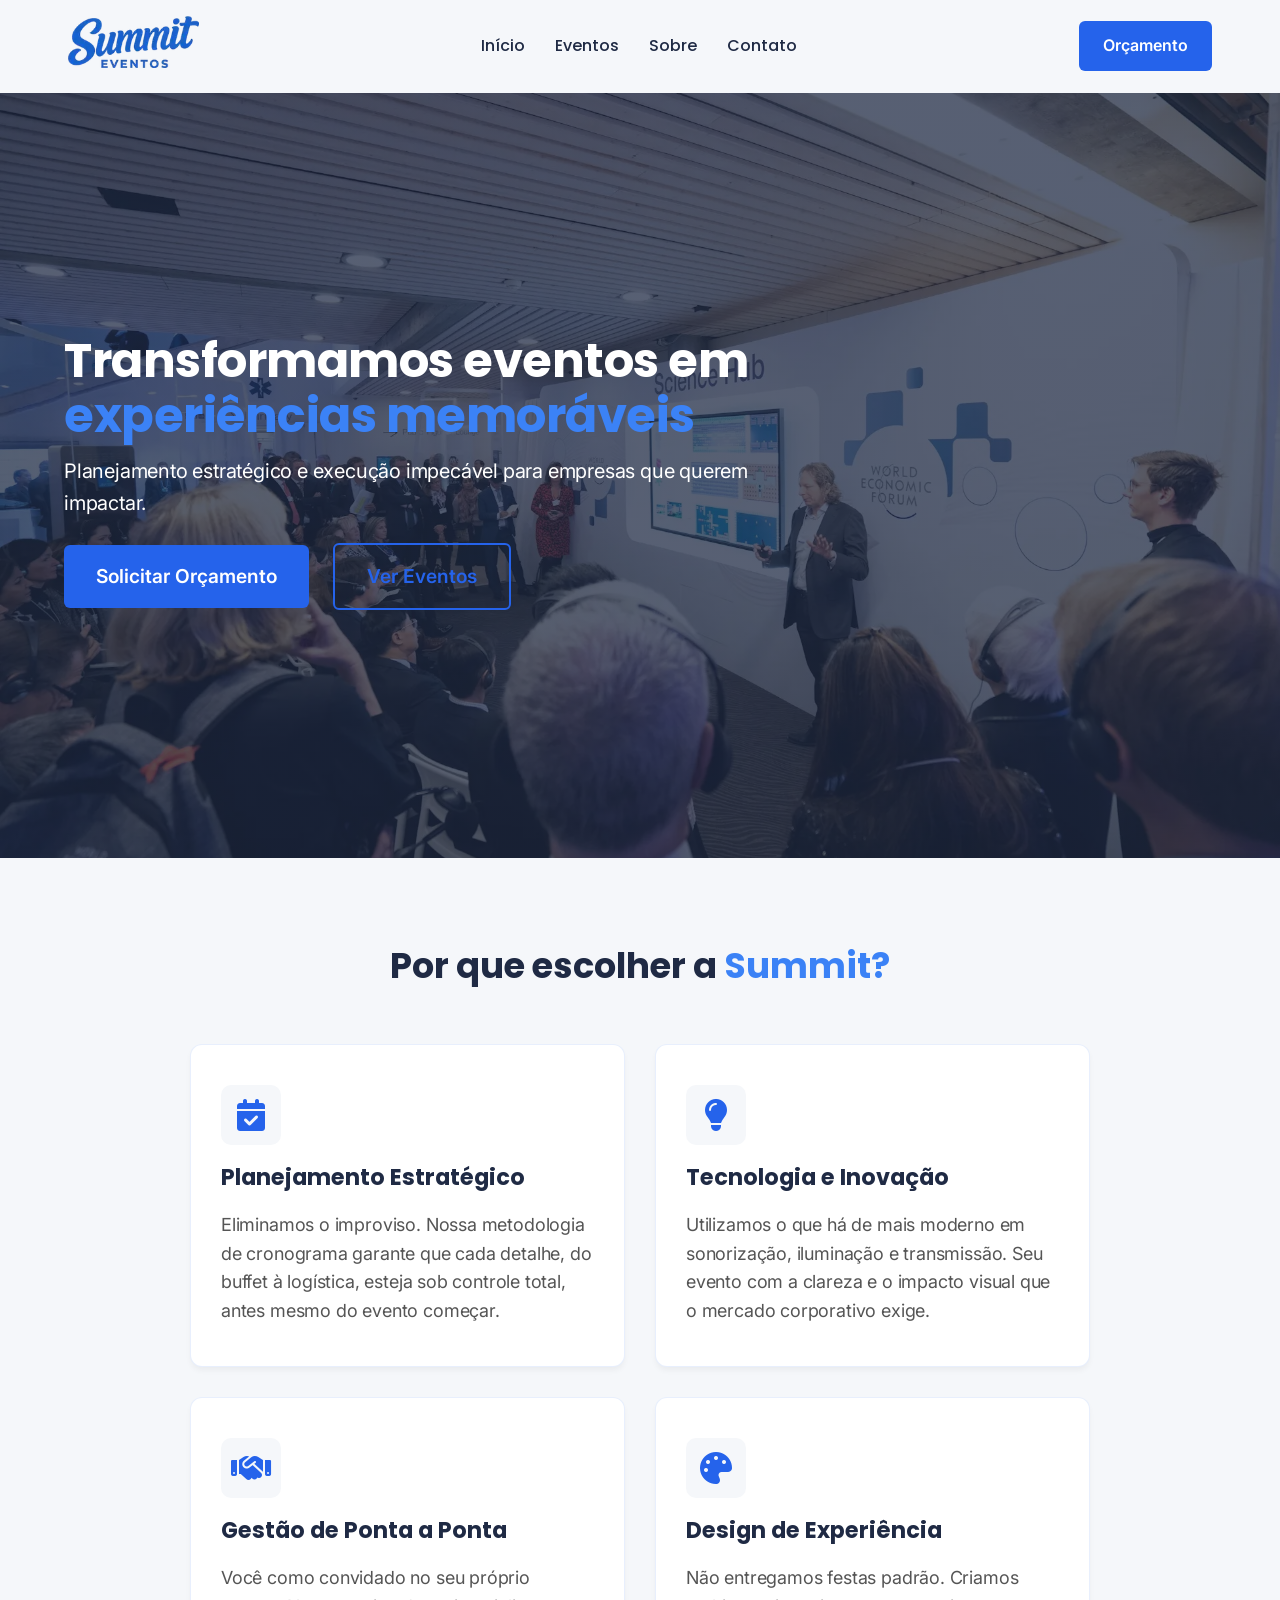
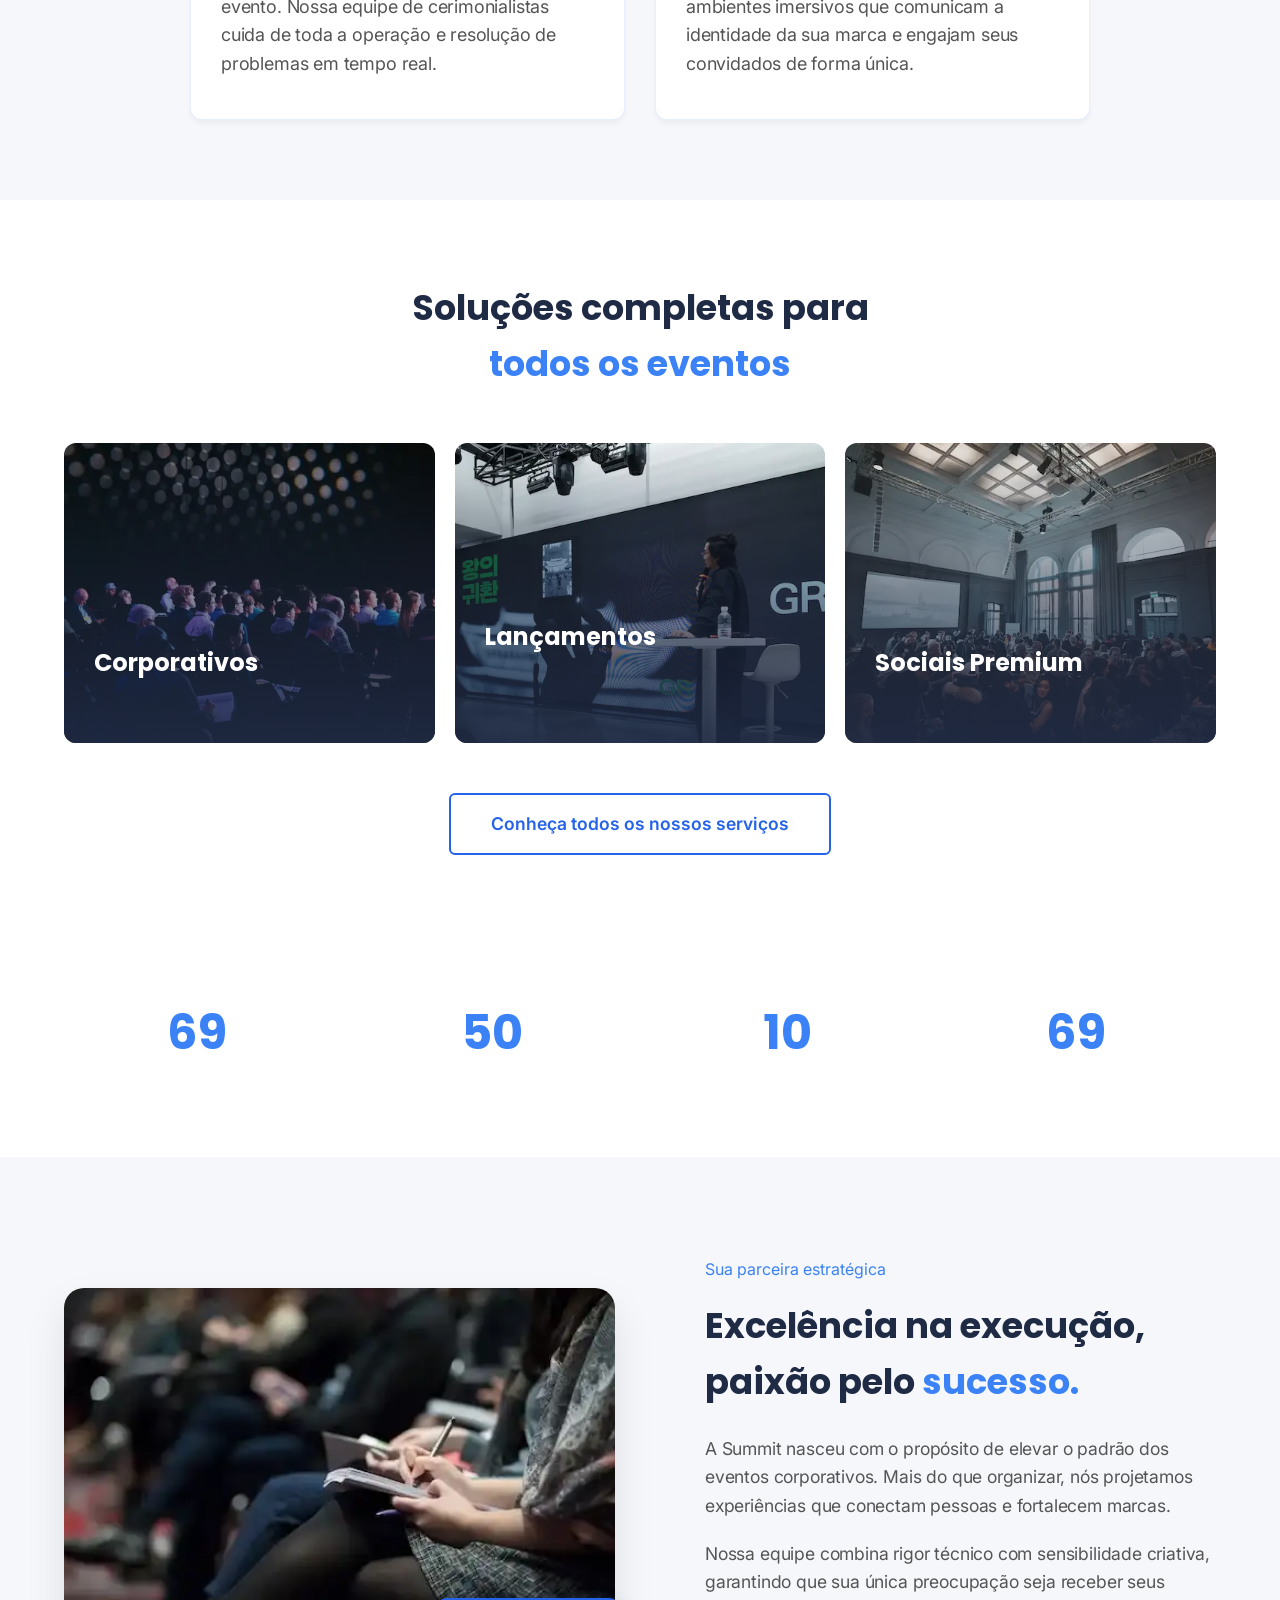
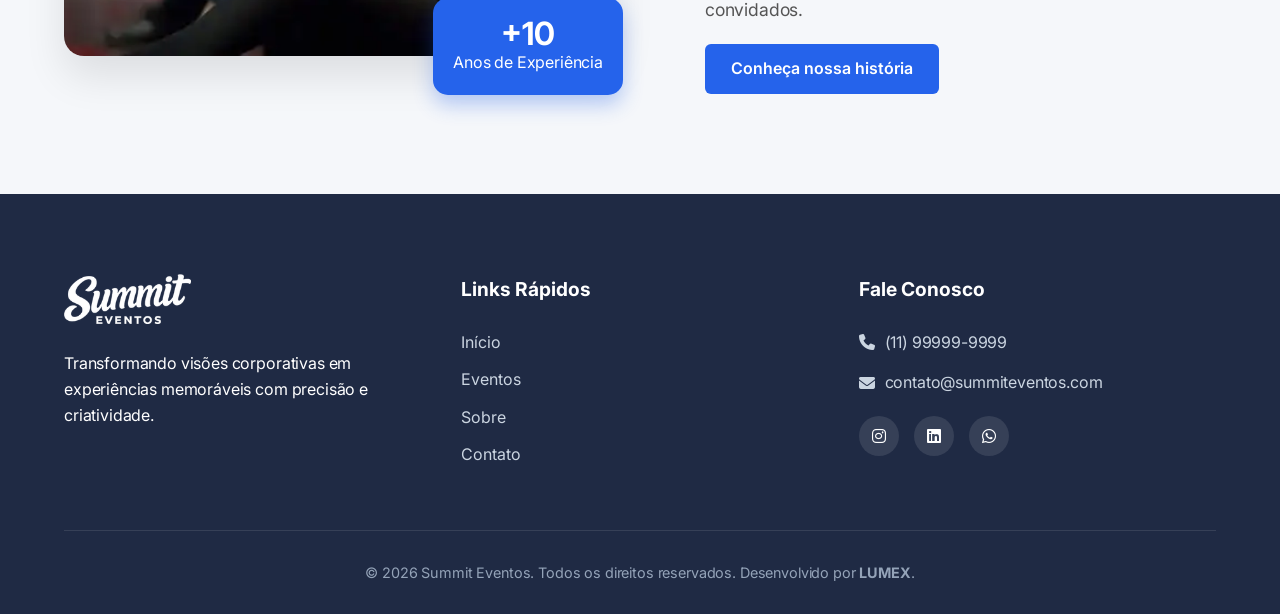
<file: index.html>
<!doctype html>
<html lang="pt-BR">

<head>
  <meta charset="UTF-8" />
  <meta name="viewport" content="width=device-width, initial-scale=1.0" />

  <link rel="preconnect" href="https://fonts.googleapis.com" />
  <link rel="preconnect" href="https://fonts.gstatic.com" crossorigin />
  <link rel="preconnect" href="https://cdnjs.cloudflare.com" crossorigin />

  <link rel="preload" href="https://cdnjs.cloudflare.com/ajax/libs/font-awesome/6.5.2/webfonts/fa-solid-900.woff2"
    as="font" type="font/woff2" crossorigin="anonymous" />
  <link rel="preload" href="https://cdnjs.cloudflare.com/ajax/libs/font-awesome/6.5.2/webfonts/fa-brands-400.woff2"
    as="font" type="font/woff2" crossorigin="anonymous" />
  <link rel="preload" fetchpriority="high" as="image" href="assets/images/hero-img.webp" type="image/webp" />

  <title>Summit Eventos | Experiências Corporativas de Alto Impacto</title>
  <meta name="description"
    content="Summit Eventos - Transformamos sua visão corporativa em experiências memoráveis. Congressos, convenções e lançamentos com logística impecável." />
  <meta name="keywords"
    content="eventos corporativos, convenções, lançamentos de produtos, gestão de eventos, Summit Eventos" />
  <meta name="author" content="LUMEX" />

  <meta property="og:type" content="website" />
  <meta property="og:title" content="Summit Eventos | Experiências Corporativas de Alto Impacto" />
  <meta property="og:description" content="Planejamento e execução de eventos que elevam o padrão da sua marca." />
  <meta property="og:image" content="assets/images/og-image.jpg" />
  <meta property="og:url" content="https://www.summiteventos.com" />
  <script type="application/ld+json">
      {
        "@context": "https://schema.org",
        "@type": "EventVenue",
        "name": "Summit Eventos",
        "description": "Transformamos sua visão corporativa em experiências memoráveis. Congressos, convenções e lançamentos.",
        "url": "https://seu-dominio.vercel.app",
        "telephone": "+5511999999999",
        "address": {
          "@type": "PostalAddress",
          "addressLocality": "São Paulo",
          "addressRegion": "SP",
          "addressCountry": "BR"
        },
        "openingHours": "Mo-Fr 09:00-18:00"
      }
    </script>

  <link rel="icon" type="image/x-icon" href="favicon.ico" />
  <link rel="apple-touch-icon" sizes="180x180" href="apple-touch-icon.png" />
  <link rel="manifest" href="/site.webmanifest" />

  <link rel="stylesheet" href="css/global.css" />
  <link rel="stylesheet" href="css/header.css" />

  <link rel="stylesheet" href="css/home.css" />
  <link rel="stylesheet" href="css/footer.css" media="print" onload="this.media = 'all'" />
  <link rel="stylesheet" href="https://cdnjs.cloudflare.com/ajax/libs/font-awesome/6.5.2/css/all.min.css" media="print"
    onload="this.media = 'all'" />

  <link 
    href="https://fonts.googleapis.com/css2?family=Inter:wght@400;500&family=Poppins:wght@500;600;700&display=swap"
    rel="stylesheet"
    media="print" onload="this.media = 'all'" />
</head>

<body>
  <header>
    <div class="container">
      <a href="index.html" 
      class="logo"><img 
      src="assets/images/logo-mobile.webp" 
      alt="Summit Eventos" /></a>
      <nav class="nav">
        <ul class="nav-list">
          <li><a href="index.html">Início</a></li>
          <li><a href="servicos.html">Eventos</a></li>
          <li><a href="sobre.html">Sobre</a></li>
          <li><a href="contato.html">Contato</a></li>
        </ul>
      </nav>

      <a href="contato.html" class="btn btn-primary">Orçamento</a>
      <button class="menu-bar" aria-label="Abrir menu" onclick="menuOnClick()">
        <i class="fa-solid fa-bars"></i>
      </button>
    </div>
  </header>

  <main>
    <section class="hero">
      <div class="container hero-content">
        <div class="hero-text">
          <h1>
            Transformamos eventos em
            <span class="highlight">experiências memoráveis</span>
          </h1>
          <p>
            Planejamento estratégico e execução impecável para empresas que
            querem impactar.
          </p>

          <div class="hero-buttons">
            <a href="#" class="btn btn-primary">Solicitar Orçamento</a>
            <a href="servicos.html" class="btn btn-outline">Ver Eventos</a>
          </div>
        </div>
      </div>
    </section>
    <section class="beneficios">
      <div class="container content-beneficios">
        <h2>Por que escolher a <span class="highlight">Summit?</span></h2>
        <div class="container-cards">
          <div class="card-beneficios">
            <h3 class="title-card-beneficios">
              <span class="icon-wrapper"><i class="fa-solid fa-calendar-check"></i></span>
              Planejamento Estratégico
            </h3>
            <p>
              Eliminamos o improviso. Nossa metodologia de cronograma garante
              que cada detalhe, do buffet à logística, esteja sob controle
              total, antes mesmo do evento começar.
            </p>
          </div>
          <div class="card-beneficios">
            <h3 class="title-card-beneficios">
              <span class="icon-wrapper"><i class="fa-solid fa-lightbulb"></i></span>
              Tecnologia e Inovação
            </h3>
            <p>
              Utilizamos o que há de mais moderno em sonorização, iluminação e
              transmissão. Seu evento com a clareza e o impacto visual que o
              mercado corporativo exige.
            </p>
          </div>
          <div class="card-beneficios">
            <h3 class="title-card-beneficios">
              <span class="icon-wrapper"><i class="fa-solid fa-handshake"></i></span>
              Gestão de Ponta a Ponta
            </h3>
            <p>
              Você como convidado no seu próprio evento. Nossa equipe de
              cerimonialistas cuida de toda a operação e resolução de
              problemas em tempo real.
            </p>
          </div>
          <div class="card-beneficios">
            <h3 class="title-card-beneficios">
              <span class="icon-wrapper"><i class="fa-solid fa-palette"></i></span>
              Design de Experiência
            </h3>
            <p>
              Não entregamos festas padrão. Criamos ambientes imersivos que
              comunicam a identidade da sua marca e engajam seus convidados de
              forma única.
            </p>
          </div>
        </div>
      </div>
    </section>
    <section class="especialidades">
      <div class="container">
        <div class="section-header">
          <h2>
            Soluções completas para<br />
            <span class="highlight">todos os eventos</span>
          </h2>
        </div>

        <div class="grid-especialidades">
          <div class="item-especialidade">
            <img src="assets/images/corporativo.webp" alt="Eventos Corporativos" />
            <div class="overlay-especialidade">
              <h3>Corporativos</h3>
              <p>Congressos, convenções e treinamentos.</p>
            </div>
          </div>

          <div class="item-especialidade">
            <img src="assets/images/lancamentos.webp" alt="Lançamentos de Produtos" />
            <div class="overlay-especialidade">
              <h3>Lançamentos</h3>
              <p>Impacto visual para novos produtos e marcas.</p>
            </div>
          </div>

          <div class="item-especialidade">
            <img src="assets/images/social.webp" alt="Eventos Sociais de Luxo" />
            <div class="overlay-especialidade">
              <h3>Sociais Premium</h3>
              <p>Casamentos e celebrações exclusivas.</p>
            </div>
          </div>
        </div>
        <div class="especialidades-action">
          <a href="servicos.html" class="btn btn-outline">Conheça todos os nossos serviços</a>
        </div>
      </div>
    </section>
    <section class="estatisticas">
      <div class="container grid-estatisticas">
        <div class="estatistica-item">
          <span class="numero" data-target="150">0</span>
          <p>Eventos Realizados</p>
        </div>
        <div class="estatistica-item">
          <span class="numero" data-target="50">0</span>
          <p>Clientes Corporativos</p>
        </div>
        <div class="estatistica-item">
          <span class="numero" data-target="10">0</span>
          <p>Anos de Mercado</p>
        </div>
        <div class="estatistica-item">
          <span class="numero" data-target="98">0</span><span>%</span>
          <p>Satisfação Garantida</p>
        </div>
      </div>
    </section>
    <section class="sobre-resumo">
      <div class="container grid-sobre">
        <div class="sobre-image">
          <img src="assets/images/equipe-summit.webp" alt="Equipe Summit em ação" />
          <div class="experiencia-badge">
            <span>+10</span>
            <p>Anos de Experiência</p>
          </div>
        </div>

        <div class="sobre-text">
          <span class="highlight">Sua parceira estratégica</span>
          <h2>
            Excelência na execução,<br />
            paixão pelo <span class="highlight">sucesso.</span>
          </h2>
          <p>
            A Summit nasceu com o propósito de elevar o padrão dos eventos
            corporativos. Mais do que organizar, nós projetamos experiências
            que conectam pessoas e fortalecem marcas.
          </p>
          <p>
            Nossa equipe combina rigor técnico com sensibilidade criativa,
            garantindo que sua única preocupação seja receber seus convidados.
          </p>
          <a href="sobre.html" class="btn btn-primary">Conheça nossa história</a>
        </div>
      </div>
    </section>
  </main>

  <footer class="footer">
    <div class="container grid-footer">
      <div class="footer-about">
        <img src="assets/images/logo-mobile.webp" alt="Summit Eventos" class="footer-logo" />
        <p>
          Transformando visões corporativas em experiências memoráveis com
          precisão e criatividade.
        </p>
      </div>

      <div class="footer-links">
        <h4>Links Rápidos</h4>
        <ul>
          <li><a href="index.html">Início</a></li>
          <li><a href="servicos.html">Eventos</a></li>
          <li><a href="sobre.html">Sobre</a></li>
          <li><a href="contato.html">Contato</a></li>
        </ul>
      </div>

      <div class="footer-contact">
        <h4>Fale Conosco</h4>
        <p><i class="fa-solid fa-phone"></i> (11) 99999-9999</p>
        <p><i class="fa-solid fa-envelope"></i> contato@summiteventos.com</p>
        <div class="social-icons">
          <a href="https://www.instagram.com" 
          aria-label="Siga-nos no Instagram" 
          target="_blank"><i
              class="fa-brands fa-instagram"></i></a>
          <a href="https://www.linkedin.com" 
          target="_blank" 
          aria-label="Visite nosso LinkedIn"><i
              class="fa-brands fa-linkedin"></i></a>
          <a href="https://www.whatsapp.com" 
          target="_blank" 
          aria-label="Chame no WhatsApp"><i
              class="fa-brands fa-whatsapp"></i></a>
        </div>
      </div>
    </div>
    <div class="footer-bottom">
      <div class="container">
        <p>
          &copy; 2026 Summit Eventos. Todos os direitos reservados.
          Desenvolvido por <strong>LUMEX</strong>.
        </p>
      </div>
    </div>
  </footer>

  <script src="js/main.js" defer></script>
</body>

</html>
</file>
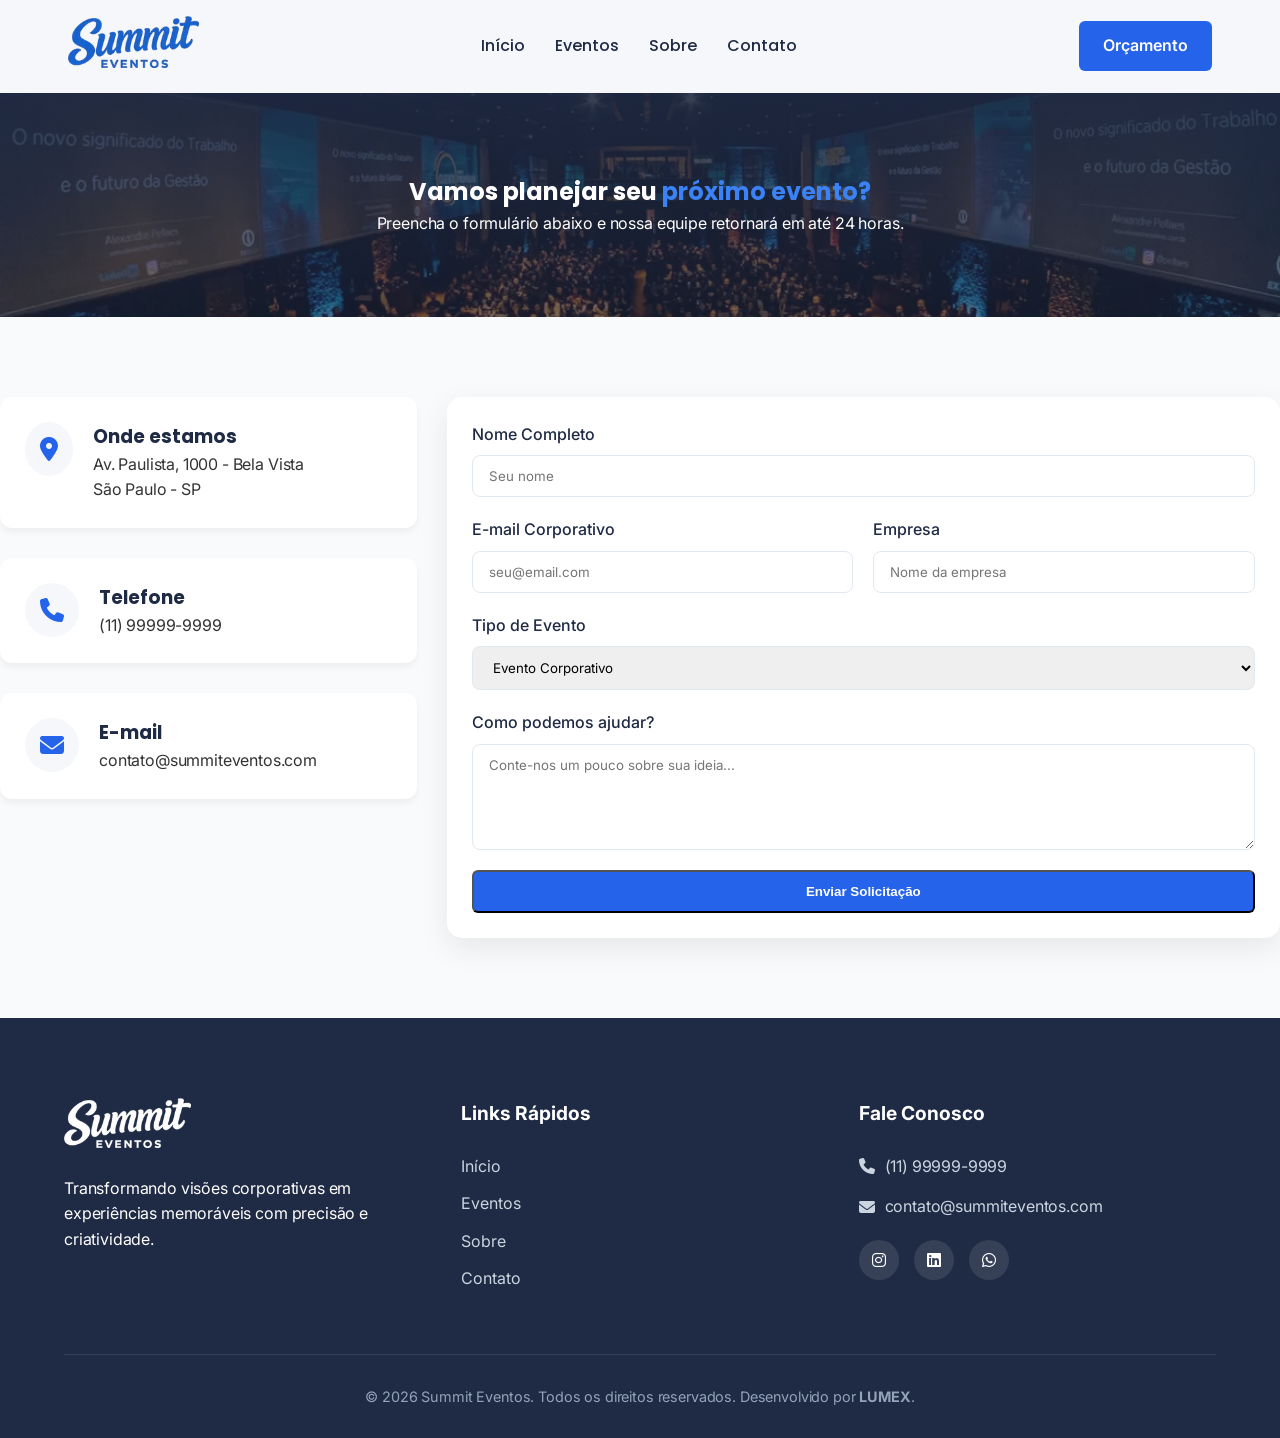
<file: contato.html>
<!doctype html>
<html lang="pt-BR">
  <head>
    <meta charset="UTF-8" />
    <meta name="viewport" content="width=device-width, initial-scale=1.0" />

    <link rel="preconnect" href="https://fonts.googleapis.com" />
    <link rel="preconnect" href="https://fonts.gstatic.com" crossorigin />
    <link rel="preconnect" href="https://cdnjs.cloudflare.com" crossorigin />

    <link
      rel="preload"
      href="https://cdnjs.cloudflare.com/ajax/libs/font-awesome/6.5.2/webfonts/fa-solid-900.woff2"
      as="font"
      type="font/woff2"
      crossorigin="anonymous"
    />
    <link
      rel="preload"
      href="https://cdnjs.cloudflare.com/ajax/libs/font-awesome/6.5.2/webfonts/fa-brands-400.woff2"
      as="font"
      type="font/woff2"
      crossorigin="anonymous"
    />

    <title>Contato | Summit Eventos - Solicite seu Orçamento</title>
    <meta
      name="description"
      content="Entre em contato com a Summit Eventos. Planejamento estratégico e execução impecável para congressos, convenções e eventos corporativos de luxo."
    />
    <meta
      name="keywords"
      content="contato summit eventos, orçamento eventos corporativos, eventos são paulo, planejamento de eventos"
    />
    <meta name="author" content="LUMEX" />

    <meta property="og:type" content="website" />
    <meta property="og:title" content="Contato | Summit Eventos" />
    <meta
      property="og:description"
      content="Vamos planejar seu próximo evento? Entre em contato com nossa equipe."
    />
    <meta property="og:image" content="assets/images/og-image.jpg" />
    <meta
      property="og:url"
      content="https://summit-eventos.vercel.app/contato.html"
    />

    <link rel="icon" type="image/x-icon" href="favicon.ico" />
    <link
      rel="apple-touch-icon"
      sizes="180x180"
      href="apple-touch-icon.png"
    />
    <link rel="manifest" href="/site.webmanifest" />

    <link rel="stylesheet" href="css/global.css" />
    <link rel="stylesheet" href="css/header.css" />

    <link
      rel="stylesheet"
      href="css/contato.css"/>
    <link
      rel="stylesheet"
      href="css/footer.css"
      media="print"
      onload="this.media = 'all'"
    />
    <link
      rel="stylesheet"
      href="https://cdnjs.cloudflare.com/ajax/libs/font-awesome/6.5.2/css/all.min.css"
      media="print"
      onload="this.media = 'all'"
    />

    <link
      href="https://fonts.googleapis.com/css2?family=Inter:wght@400;500&family=Poppins:wght@500;600;700&display=swap"
      rel="stylesheet"
      media="print"
      onload="this.media = 'all'"
    />

    <script type="application/ld+json">
      {
        "@context": "https://schema.org",
        "@type": "ContactPage",
        "name": "Contato Summit Eventos",
        "description": "Página de solicitação de orçamento e contato da Summit Eventos."
      }
    </script>
  </head>

  <body>
    <header>
      <div class="container">
        <a href="index.html" class="logo"
          ><img src="assets/images/logo-mobile.webp" alt="Summit Eventos"
        /></a>
        <nav class="nav">
          <ul class="nav-list">
            <li><a href="index.html">Início</a></li>
            <li><a href="servicos.html">Eventos</a></li>
            <li><a href="sobre.html">Sobre</a></li>
            <li><a href="#empresa">Contato</a></li>
          </ul>
        </nav>

        <a href="#empresa" class="btn btn-primary">Orçamento</a>
        <button
          class="menu-bar"
          aria-label="Abrir menu"
          onclick="menuOnClick()"
        >
          <i class="fa-solid fa-bars"></i>
        </button>
      </div>
    </header>

    <main>
      <section class="contato-hero">
        <div class="container">
          <h1>
            Vamos planejar seu <span class="highlight">próximo evento?</span>
          </h1>
          <p>
            Preencha o formulário abaixo e nossa equipe retornará em até 24
            horas.
          </p>
        </div>
      </section>

      <section class="contato-secao" id="contato-secao">
        <div class="container grid-contato">
          <div class="contato-info">
            <div class="info-card">
              <i class="fa-solid fa-location-dot"></i>
              <div>
                <h3>Onde estamos</h3>
                <p>Av. Paulista, 1000 - Bela Vista<br />São Paulo - SP</p>
              </div>
            </div>

            <div class="info-card">
              <i class="fa-solid fa-phone"></i>
              <div>
                <h3>Telefone</h3>
                <p>(11) 99999-9999</p>
              </div>
            </div>

            <div class="info-card">
              <i class="fa-solid fa-envelope"></i>
              <div>
                <h3>E-mail</h3>
                <p>contato@summiteventos.com</p>
              </div>
            </div>
          </div>

          <div class="contato-form-wrapper">
            <form class="contato-form">
              <div class="form-group">
                <label for="nome">Nome Completo</label>
                <input type="text" id="nome" placeholder="Seu nome" required />
              </div>

              <div class="form-row">
                <div class="form-group">
                  <label for="email">E-mail Corporativo</label>
                  <input
                    type="email"
                    id="email"
                    placeholder="seu@email.com"
                    required
                  />
                </div>
                <div class="form-group">
                  <label for="empresa">Empresa</label>
                  <input
                    type="text"
                    id="empresa"
                    placeholder="Nome da empresa"
                  />
                </div>
              </div>

              <div class="form-group">
                <label for="tipo-evento">Tipo de Evento</label>
                <select id="tipo-evento">
                  <option value="corporativo">Evento Corporativo</option>
                  <option value="lancamento">Lançamento de Produto</option>
                  <option value="social">Social Premium</option>
                  <option value="outro">Outro</option>
                </select>
              </div>

              <div class="form-group">
                <label for="mensagem">Como podemos ajudar?</label>
                <textarea
                  id="mensagem"
                  rows="5"
                  placeholder="Conte-nos um pouco sobre sua ideia..."
                ></textarea>
              </div>

              <button type="submit" class="btn btn-primary btn-block">
                Enviar Solicitação
              </button>
            </form>
          </div>
        </div>
      </section>
    </main>

    <footer class="footer">
      <div class="container grid-footer">
        <div class="footer-about">
          <img
            src="assets/images/logo-mobile.webp"
            alt="Summit Eventos"
            class="footer-logo"
          />
          <p>
            Transformando visões corporativas em experiências memoráveis com
            precisão e criatividade.
          </p>
        </div>

        <div class="footer-links">
          <h4>Links Rápidos</h4>
          <ul>
            <li><a href="index.html">Início</a></li>
            <li><a href="servicos.html">Eventos</a></li>
            <li><a href="sobre.html">Sobre</a></li>
            <li><a href="contato.html">Contato</a></li>
          </ul>
        </div>

        <div class="footer-contact">
          <h4>Fale Conosco</h4>
          <p><i class="fa-solid fa-phone"></i> (11) 99999-9999</p>
          <p><i class="fa-solid fa-envelope"></i> contato@summiteventos.com</p>
          <div class="social-icons">
            <a
              href="https://www.instagram.com"
              aria-label="Siga-nos no Instagram"
              target="_blank"
              ><i class="fa-brands fa-instagram"></i
            ></a>
            <a
              href="https://www.linkedin.com"
              aria-label="Visite nosso LinkedIn"
              target="_blank"
              ><i class="fa-brands fa-linkedin"></i
            ></a>
            <a
              href="https://www.whatsapp.com"
              aria-label="Chame no WhatsApp"
              target="_blank"
              ><i class="fa-brands fa-whatsapp"></i
            ></a>
          </div>
        </div>
      </div>
      <div class="footer-bottom">
        <div class="container">
          <p>
            &copy; 2026 Summit Eventos. Todos os direitos reservados.
            Desenvolvido por <strong>LUMEX</strong>.
          </p>
        </div>
      </div>
    </footer>

    <script src="js/main.js" defer></script>
  </body>
</html>
</file>
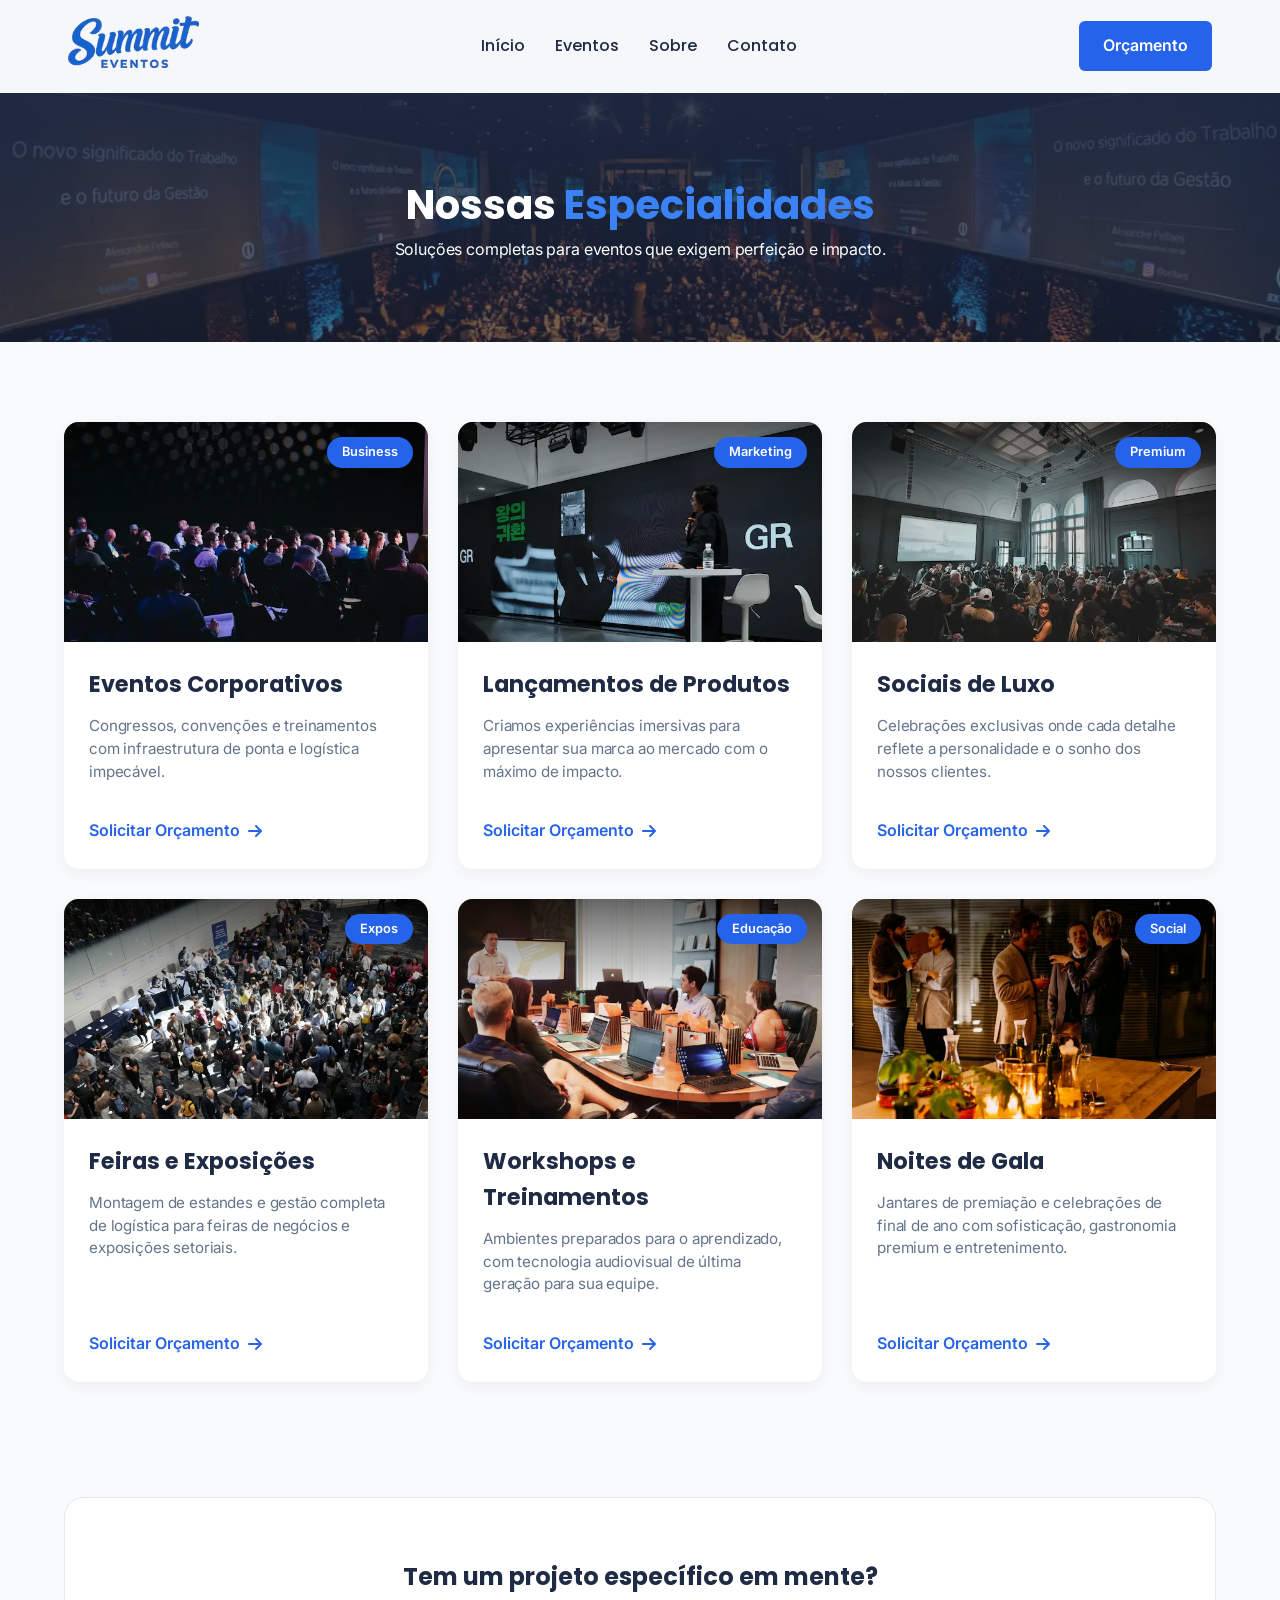
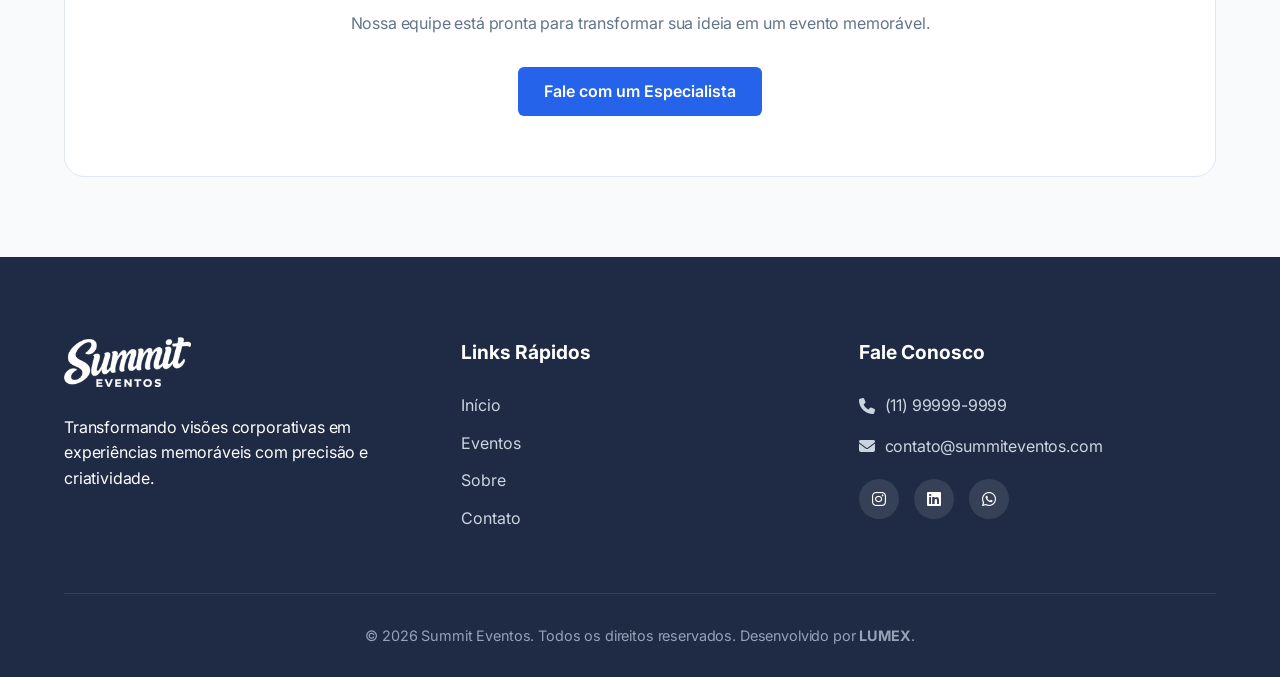
<file: servicos.html>
<!doctype html>
<html lang="pt-BR">

<head>
  <meta charset="UTF-8" />
  <meta name="viewport" content="width=device-width, initial-scale=1.0" />

  <link rel="preconnect" href="https://fonts.googleapis.com" />
  <link rel="preconnect" href="https://fonts.gstatic.com" crossorigin />
  <link rel="preconnect" href="https://cdnjs.cloudflare.com" crossorigin />

  <link rel="preload" href="https://cdnjs.cloudflare.com/ajax/libs/font-awesome/6.5.2/webfonts/fa-solid-900.woff2"
    as="font" type="font/woff2" crossorigin="anonymous" />
  <link rel="preload" href="https://cdnjs.cloudflare.com/ajax/libs/font-awesome/6.5.2/webfonts/fa-brands-400.woff2"
    as="font" type="font/woff2" crossorigin="anonymous" />

  <title>Eventos Corporativos e Sociais | Summit Eventos</title>
  <meta name="description"
    content="Conheça nossas especialidades: congressos, lançamentos de produtos, eventos sociais de luxo e treinamentos corporativos com execução impecável." />
  <meta name="keywords"
    content="serviços de eventos, organização de congressos, lançamentos de marcas, festas de gala, treinamentos empresas" />
  <meta name="author" content="LUMEX" />

  <meta property="og:type" content="website" />
  <meta property="og:title" content="Serviços e Especialidades | Summit Eventos" />
  <meta property="og:description" content="Soluções completas para eventos que exigem perfeição e alto impacto." />
  <meta property="og:image" content="assets/images/og-image.jpg" />
  <meta property="og:url" content="https://summit-eventos.vercel.app/servicos.html" />

  <link rel="icon" type="image/x-icon" href="favicon.ico" />
  <link rel="apple-touch-icon" sizes="180x180" href="apple-touch-icon.png" />
  <link rel="manifest" href="/site.webmanifest" />

  <link rel="stylesheet" href="css/global.css" />
  <link rel="stylesheet" href="css/header.css" />

  <link rel="stylesheet" href="css/servicos.css" />
  <link rel="stylesheet" href="css/footer.css" media="print" onload="this.media = 'all'" />
  <link rel="stylesheet" href="https://cdnjs.cloudflare.com/ajax/libs/font-awesome/6.5.2/css/all.min.css" media="print"
    onload="this.media = 'all'" />

  <link href="https://fonts.googleapis.com/css2?family=Inter:wght@400;500&family=Poppins:wght@500;600;700&display=swap"
    rel="stylesheet" media="print" onload="this.media = 'all'" />

  <script type="application/ld+json">
      {
        "@context": "https://schema.org",
        "@type": "Service",
        "serviceType": "Organização de Eventos Corporativos",
        "provider": {
          "@type": "LocalBusiness",
          "name": "Summit Eventos"
        },
        "description": "Planejamento e execução de congressos, lançamentos e eventos premium."
      }
    </script>
</head>

<body>
  <header>
    <div class="container">
      <a href="index.html" 
      class="logo"><img 
      src="assets/images/logo-mobile.webp" 
      alt="Summit Eventos" /></a>
      <nav class="nav">
        <ul class="nav-list">
          <li><a href="index.html">Início</a></li>
          <li><a href="servicos.html">Eventos</a></li>
          <li><a href="sobre.html">Sobre</a></li>
          <li><a href="contato.html">Contato</a></li>
        </ul>
      </nav>

      <a href="contato.html" class="btn btn-primary">Orçamento</a>
      <button class="menu-bar" aria-label="Abrir menu" onclick="menuOnClick()">
        <i class="fa-solid fa-bars"></i>
      </button>
    </div>
  </header>

  <main>
    <section class="servicos-hero">
      <div class="container">
        <h1>Nossas <span class="highlight">Especialidades</span></h1>
        <p>Soluções completas para eventos que exigem perfeição e impacto.</p>
      </div>
    </section>

    <section class="secao-grade">
      <div class="container grid-servicos">
        <article class="card-servico">
          <figure class="imagem-wrapper">
            <img src="assets/images/corporativo.webp" alt="Evento Corporativo Premium" />
            <div class="tag-categoria">Business</div>
          </figure>
          <div class="card-corpo">
            <h3>Eventos Corporativos</h3>
            <p>
              Congressos, convenções e treinamentos com infraestrutura de
              ponta e logística impecável.
            </p>
            <a href="contato.html" class="link-acao">
              Solicitar Orçamento <i class="fa-solid fa-arrow-right"></i>
            </a>
          </div>
        </article>

        <article class="card-servico">
          <figure class="imagem-wrapper">
            <img src="assets/images/lancamentos.webp" alt="Lançamento de produtos" />
            <div class="tag-categoria">Marketing</div>
          </figure>
          <div class="card-corpo">
            <h3>Lançamentos de Produtos</h3>
            <p>
              Criamos experiências imersivas para apresentar sua marca ao
              mercado com o máximo de impacto.
            </p>
            <a href="contato.html" class="link-acao">
              Solicitar Orçamento <i class="fa-solid fa-arrow-right"></i>
            </a>
          </div>
        </article>

        <article class="card-servico">
          <figure class="imagem-wrapper">
            <img src="assets/images/social.webp" alt="Eventos sociais de luxo" />
            <div class="tag-categoria">Premium</div>
          </figure>
          <div class="card-corpo">
            <h3>Sociais de Luxo</h3>
            <p>
              Celebrações exclusivas onde cada detalhe reflete a personalidade
              e o sonho dos nossos clientes.
            </p>
            <a href="contato.html" class="link-acao">
              Solicitar Orçamento <i class="fa-solid fa-arrow-right"></i>
            </a>
          </div>
        </article>

        <article class="card-servico">
          <figure class="imagem-wrapper">
            <img src="assets/images/feiras.webp" alt="Estandes em feiras de negócios" />
            <div class="tag-categoria">Expos</div>
          </figure>
          <div class="card-corpo">
            <h3>Feiras e Exposições</h3>
            <p>
              Montagem de estandes e gestão completa de logística para feiras
              de negócios e exposições setoriais.
            </p>
            <a href="contato.html" class="link-acao">
              Solicitar Orçamento <i class="fa-solid fa-arrow-right"></i>
            </a>
          </div>
        </article>

        <article class="card-servico">
          <figure class="imagem-wrapper">
            <img src="assets/images/treinamento.webp" alt="Treinamento corporativo" />
            <div class="tag-categoria">Educação</div>
          </figure>
          <div class="card-corpo">
            <h3>Workshops e Treinamentos</h3>
            <p>
              Ambientes preparados para o aprendizado, com tecnologia
              audiovisual de última geração para sua equipe.
            </p>
            <a href="contato.html" class="link-acao">
              Solicitar Orçamento <i class="fa-solid fa-arrow-right"></i>
            </a>
          </div>
        </article>

        <article class="card-servico">
          <figure class="imagem-wrapper">
            <img src="assets/images/gala.webp" alt="Noite de gala e premiações" />
            <div class="tag-categoria">Social</div>
          </figure>
          <div class="card-corpo">
            <h3>Noites de Gala</h3>
            <p>
              Jantares de premiação e celebrações de final de ano com
              sofisticação, gastronomia premium e entretenimento.
            </p>
            <a href="contato.html" class="link-acao">
              Solicitar Orçamento <i class="fa-solid fa-arrow-right"></i>
            </a>
          </div>
        </article>
      </div>
    </section>

    <section class="servicos-rodape">
      <div class="container">
        <div class="caixa-destaque">
          <h2>Tem um projeto específico em mente?</h2>
          <p>
            Nossa equipe está pronta para transformar sua ideia em um evento
            memorável.
          </p>
          <a href="contato.html" class="btn btn-primary">Fale com um Especialista</a>
        </div>
      </div>
    </section>
  </main>

  <footer class="footer">
    <div class="container grid-footer">
      <div class="footer-about">
        <img src="assets/images/logo-mobile.webp" alt="Summit Eventos" class="footer-logo" />
        <p>
          Transformando visões corporativas em experiências memoráveis com
          precisão e criatividade.
        </p>
      </div>

      <div class="footer-links">
        <h4>Links Rápidos</h4>
        <ul>
          <li><a href="index.html">Início</a></li>
          <li><a href="servicos.html">Eventos</a></li>
          <li><a href="sobre.html">Sobre</a></li>
          <li><a href="contato.html">Contato</a></li>
        </ul>
      </div>

      <div class="footer-contact">
        <h4>Fale Conosco</h4>
        <p><i class="fa-solid fa-phone"></i> (11) 99999-9999</p>
        <p><i class="fa-solid fa-envelope"></i> contato@summiteventos.com</p>
        <div class="social-icons">
          <a href="https://www.instagram.com" 
          aria-label="Siga-nos no Instagram" 
          target="_blank"><i
              class="fa-brands fa-instagram"></i></a>
          <a href="https://www.linkedin.com" 
          target="_blank" 
          aria-label="Visite nosso LinkedIn"><i
              class="fa-brands fa-linkedin"></i></a>
          <a href="https://www.whatsapp.com" 
          target="_blank" 
          aria-label="Chame no WhatsApp"><i
              class="fa-brands fa-whatsapp"></i></a>
        </div>
      </div>
    </div>
    <div class="footer-bottom">
      <div class="container">
        <p>
          &copy; 2026 Summit Eventos. Todos os direitos reservados.
          Desenvolvido por <strong>LUMEX</strong>.
        </p>
      </div>
    </div>
  </footer>
  <script src="js/main.js" defer></script>
</body>

</html>
</file>
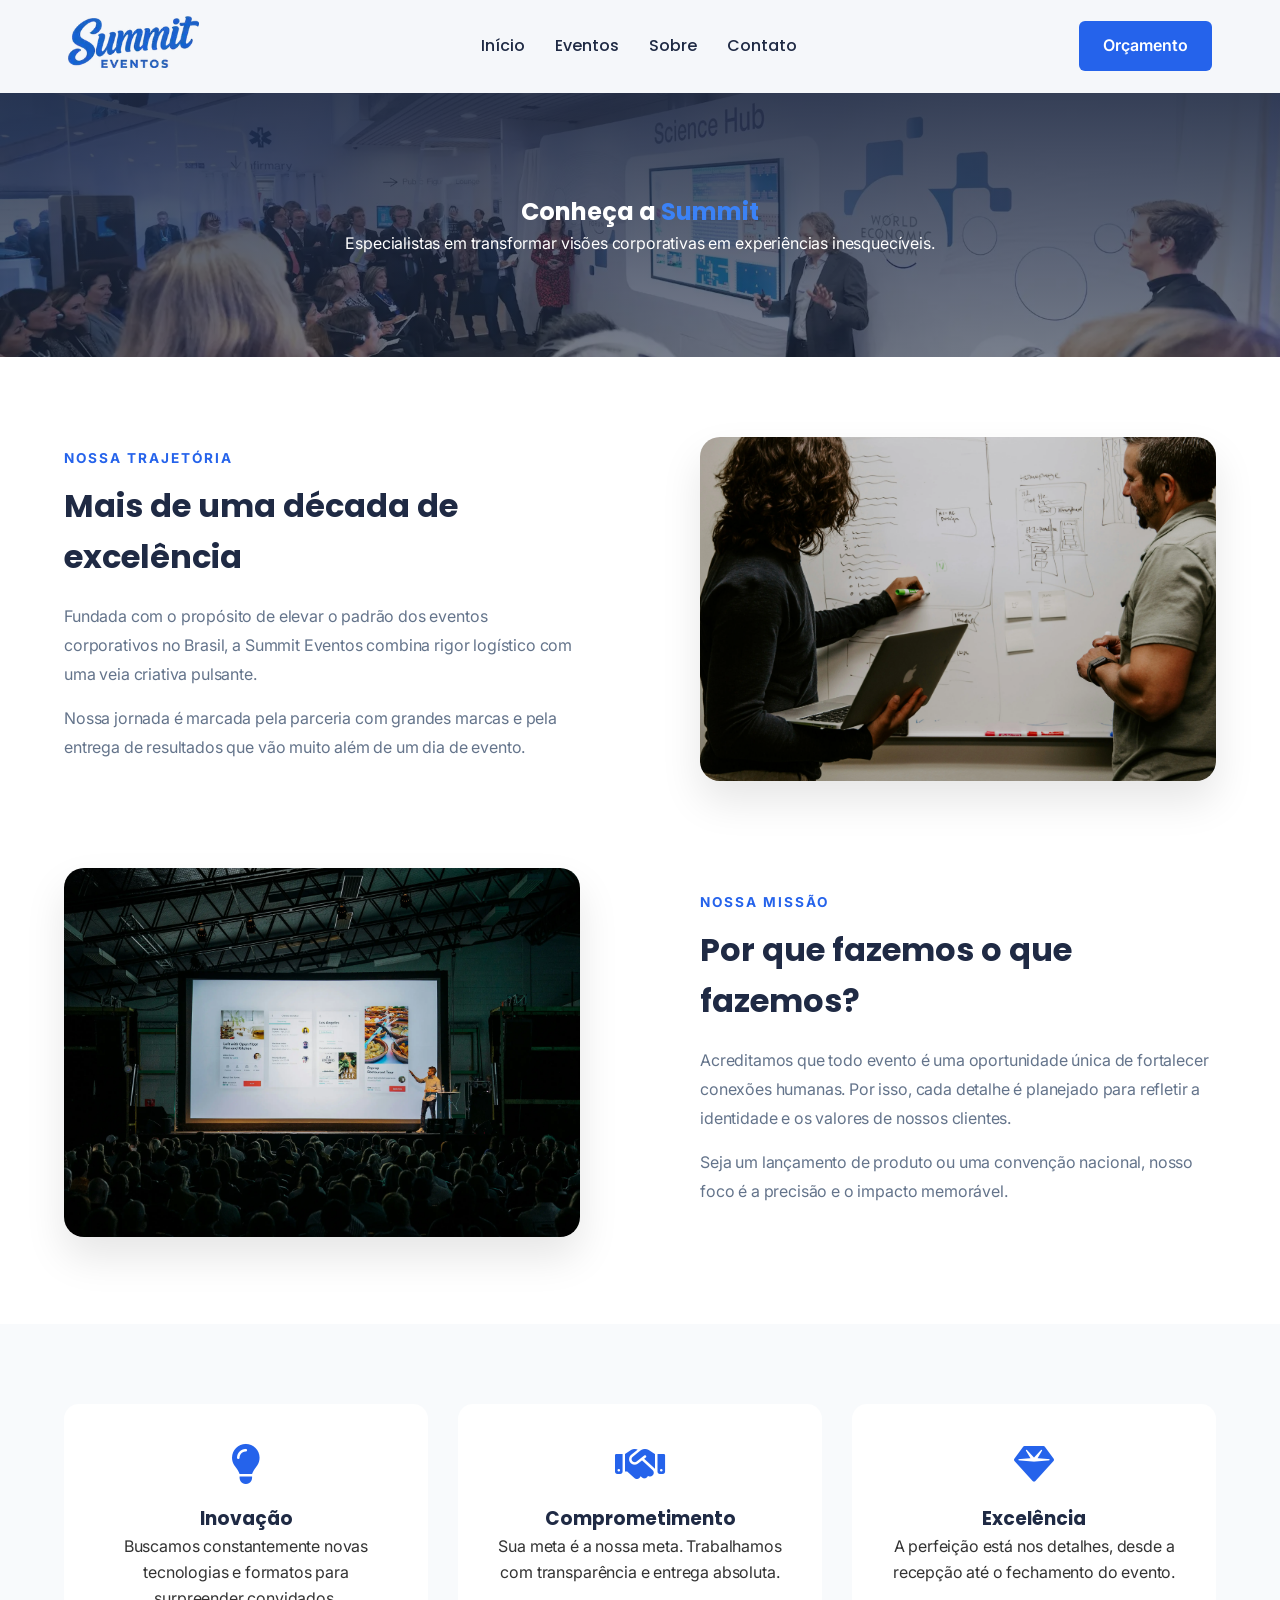
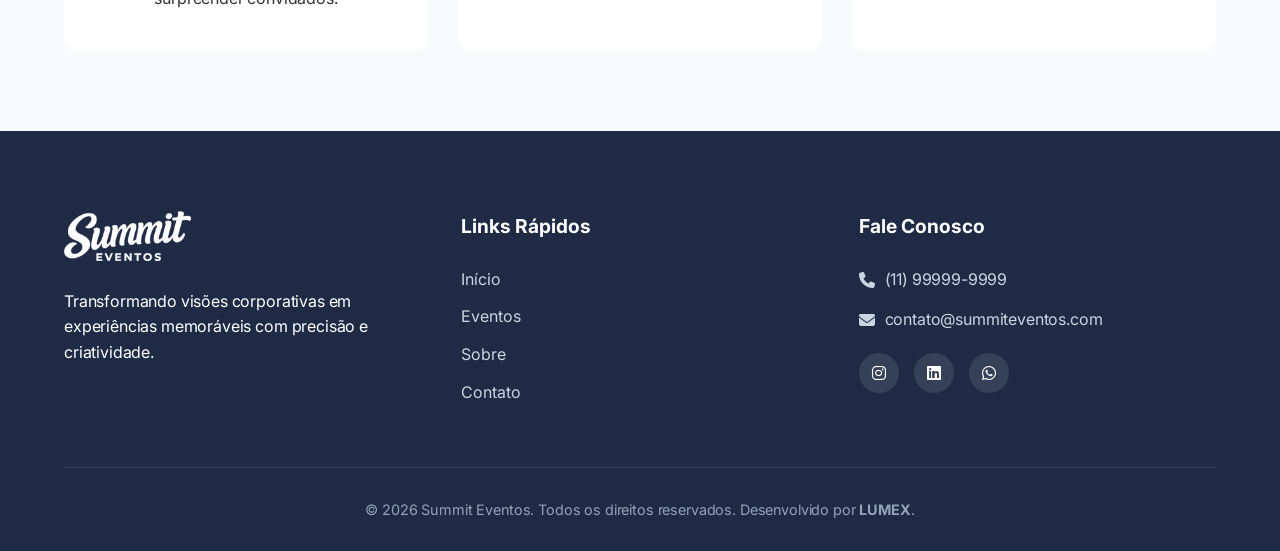
<file: sobre.html>
<!doctype html>
<html lang="pt-BR">

<head>
  <meta charset="UTF-8" />
  <meta name="viewport" content="width=device-width, initial-scale=1.0" />

  <link rel="preconnect" href="https://fonts.googleapis.com" />
  <link rel="preconnect" href="https://fonts.gstatic.com" crossorigin />
  <link rel="preconnect" href="https://cdnjs.cloudflare.com" crossorigin />

  <link rel="preload" href="https://cdnjs.cloudflare.com/ajax/libs/font-awesome/6.5.2/webfonts/fa-solid-900.woff2"
    as="font" type="font/woff2" crossorigin="anonymous" />
  <link rel="preload" href="https://cdnjs.cloudflare.com/ajax/libs/font-awesome/6.5.2/webfonts/fa-brands-400.woff2"
    as="font" type="font/woff2" crossorigin="anonymous" />

  <title>
    Nossa História | Summit Eventos - Excelência em Eventos Corporativos
  </title>
  <meta name="description"
    content="Conheça a Summit Eventos. Mais de uma década de experiência transformando visões corporativas em experiências memoráveis com rigor e criatividade." />
  <meta name="keywords"
    content="sobre summit eventos, agência de eventos são paulo, equipe organização eventos, história summit" />
  <meta name="author" content="LUMEX" />

  <meta property="og:type" content="website" />
  <meta property="og:title" content="Sobre Nós | Summit Eventos" />
  <meta property="og:description"
    content="Especialistas em transformar visões corporativas em experiências inesquecíveis." />
  <meta property="og:image" content="assets/images/og-image.jpg" />
  <meta property="og:url" content="https://summit-eventos.vercel.app/sobre.html" />

  <link rel="icon" type="image/x-icon" href="favicon.ico" />
  <link rel="apple-touch-icon" sizes="180x180" href="apple-touch-icon.png" />
  <link rel="manifest" href="/site.webmanifest" />

  <link rel="stylesheet" href="css/global.css" />
  <link rel="stylesheet" href="css/header.css" />

  <link rel="stylesheet" href="css/sobre.css" />
  <link rel="stylesheet" href="css/footer.css" media="print" onload="this.media = 'all'" />
  <link rel="stylesheet" href="https://cdnjs.cloudflare.com/ajax/libs/font-awesome/6.5.2/css/all.min.css" media="print"
    onload="this.media = 'all'" />

  <link href="https://fonts.googleapis.com/css2?family=Inter:wght@400;500&family=Poppins:wght@500;600;700&display=swap"
    rel="stylesheet" media="print" onload="this.media = 'all'" />

  <script type="application/ld+json">
      {
        "@context": "https://schema.org",
        "@type": "AboutPage",
        "mainEntity": {
          "@type": "Organization",
          "name": "Summit Eventos",
          "foundingDate": "2016",
          "description": "Especialistas em eventos corporativos de alto impacto com mais de 10 anos de mercado."
        }
      }
    </script>
</head>

<body>
  <header>
    <div class="container">
      <a href="index.html" 
      class="logo"><img 
      src="assets/images/logo-mobile.webp" 
      alt="Summit Eventos" /></a>
      <nav class="nav">
        <ul class="nav-list">
          <li><a href="index.html">Início</a></li>
          <li><a href="servicos.html">Eventos</a></li>
          <li><a href="sobre.html">Sobre</a></li>
          <li><a href="contato.html">Contato</a></li>
        </ul>
      </nav>

      <a href="contato.html" class="btn btn-primary">Orçamento</a>
      <button class="menu-bar" aria-label="Abrir menu" onclick="menuOnClick()">
        <i class="fa-solid fa-bars"></i>
      </button>
    </div>
  </header>

  <main>
    <section class="sobre-hero">
      <div class="container">
        <h1>Conheça a <span class="highlight">Summit</span></h1>
        <p>
          Especialistas em transformar visões corporativas em experiências
          inesquecíveis.
        </p>
      </div>
    </section>

    <section class="historia">
      <div class="container">
        <article class="historia-item">
          <div class="historia-texto">
            <span class="subtitulo">Nossa Trajetória</span>
            <h2>Mais de uma década de excelência</h2>
            <p>
              Fundada com o propósito de elevar o padrão dos eventos
              corporativos no Brasil, a Summit Eventos combina rigor logístico
              com uma veia criativa pulsante.
            </p>
            <p>
              Nossa jornada é marcada pela parceria com grandes marcas e pela
              entrega de resultados que vão muito além de um dia de evento.
            </p>
          </div>
          <figure class="historia-imagem">
            <img src="assets/images/equipe-trabalho.webp" alt="Equipe da Summit Eventos planejando um projeto" />
          </figure>
        </article>

        <article class="historia-item reverse">
          <div class="historia-texto">
            <span class="subtitulo">Nossa Missão</span>
            <h2>Por que fazemos o que fazemos?</h2>
            <p>
              Acreditamos que todo evento é uma oportunidade única de
              fortalecer conexões humanas. Por isso, cada detalhe é planejado
              para refletir a identidade e os valores de nossos clientes.
            </p>
            <p>
              Seja um lançamento de produto ou uma convenção nacional, nosso
              foco é a precisão e o impacto memorável.
            </p>
          </div>
          <figure class="historia-imagem">
            <img src="assets/images/bastidores-evento.webp"
              alt="Bastidores de um evento de grande porte montado pela Summit" />
          </figure>
        </article>
      </div>
    </section>

    <section class="valores">
      <div class="container">
        <div class="grid-valores">
          <div class="valor-card">
            <i class="fa-solid fa-lightbulb"></i>
            <h3>Inovação</h3>
            <p>
              Buscamos constantemente novas tecnologias e formatos para
              surpreender convidados.
            </p>
          </div>
          <div class="valor-card">
            <i class="fa-solid fa-handshake"></i>
            <h3>Comprometimento</h3>
            <p>
              Sua meta é a nossa meta. Trabalhamos com transparência e entrega
              absoluta.
            </p>
          </div>
          <div class="valor-card">
            <i class="fa-solid fa-gem"></i>
            <h3>Excelência</h3>
            <p>
              A perfeição está nos detalhes, desde a recepção até o fechamento
              do evento.
            </p>
          </div>
        </div>
      </div>
    </section>
  </main>

  <footer class="footer">
    <div class="container grid-footer">
      <div class="footer-about">
        <img src="assets/images/logo-mobile.webp" alt="Summit Eventos" class="footer-logo" />
        <p>
          Transformando visões corporativas em experiências memoráveis com
          precisão e criatividade.
        </p>
      </div>

      <div class="footer-links">
        <h4>Links Rápidos</h4>
        <ul>
          <li><a href="index.html">Início</a></li>
          <li><a href="servicos.html">Eventos</a></li>
          <li><a href="sobre.html">Sobre</a></li>
          <li><a href="contato.html">Contato</a></li>
        </ul>
      </div>

      <div class="footer-contact">
        <h4>Fale Conosco</h4>
        <p><i class="fa-solid fa-phone"></i> (11) 99999-9999</p>
        <p><i class="fa-solid fa-envelope"></i> contato@summiteventos.com</p>
        <div class="social-icons">
          <a href="https://www.instagram.com" 
          aria-label="Siga-nos no Instagram" 
          target="_blank"><i
              class="fa-brands fa-instagram"></i></a>
          <a href="https://www.linkedin.com" 
          target="_blank" 
          aria-label="Visite nosso LinkedIn"><i
              class="fa-brands fa-linkedin"></i></a>
          <a href="https://www.whatsapp.com" 
          target="_blank" 
          aria-label="Chame no WhatsApp"><i
              class="fa-brands fa-whatsapp"></i></a>
        </div>
      </div>
    </div>
    <div class="footer-bottom">
      <div class="container">
        <p>
          &copy; 2026 Summit Eventos. Todos os direitos reservados.
          Desenvolvido por <strong>LUMEX</strong>.
        </p>
      </div>
    </div>
  </footer>
  <script src="js/main.js" defer></script>
</body>

</html>
</file>
<file: css/global.css>
/* RESET */
* {
  box-sizing: border-box;
  margin: 0;
  padding: 0;
}

/* VARIÁVEIS */
:root {
  --primary-color: #1f2a44;
  --accent-color: #2563eb;
  --accent-dark: #1a42bb;
  --accent-light: #3b82f6;
  --text-color: #333;
  --light-gray: #f5f7fa;
}

/* GERAL */

html {
  scroll-behavior: smooth;
}
body {
  font-family: "Inter", sans-serif;
  color: var(--text-color);
  line-height: 1.6;
}

h1,
h2,
h3 {
  font-family: "Poppins", sans-serif;
  color: var(--primary-color);
}

section {
  padding: 35px 0;
}

a {
  text-decoration: none;
}

input, select, textarea {
  width: 100%;
  max-width: 100%;
  display: block;
}

.container {
  width: 90%;
  max-width: 1280px;
  margin: 0 auto;
}

.btn {
  display: inline-block;
  padding: 12px 26px;
  border-radius: 6px;
  font-weight: 600;
  transition: 0.3s;
}

.btn-primary {
  background-color: var(--accent-color);
  color: white;
}

.btn-primary:hover {
  background-color: var(--accent-dark);
}

.btn-outline {
  border: 2px solid var(--accent-color);
  color: var(--accent-color);
}

.btn-outline:hover {
  background-color: var(--accent-color);
  color: white;
}

.btn-block {
  width: 100%;
  display:block;
  box-sizing: border-box;
}

.highlight {
  color: var(--accent-light);
}

@media screen and (min-width: 1024px) {
  body {
    -webkit-font-smoothing: antialiased;
    -moz-osx-font-smoothing: grayscale;
  }

  p {
    font-weight: 400;
    letter-spacing: -0.01em;
  }

  h1,
  h2,
  h3 {
    font-weight: 700;
  }
}

@media screen and (min-width: 1400px) {
  .container {
    max-width: 1400px;
  }
}
</file>
<file: css/header.css>
header {
  background-color: var(--light-gray);
  padding: 16px 4px;
  border-bottom: 1px solid var(--light-gray);
}

header .container {
  display: flex;
  flex-direction: row;
  justify-content: space-between;
  align-items: center;
}

header .container .nav {
  display: block;
}

.logo img {
  height: 44px;
  width: auto;
}

header .container .btn {
  display: none;
}

.menu-bar {
  font-size: 28px;
  color: var(--accent-color);
  cursor: pointer;
}

.nav-list {
  display: flex;
  flex-direction: column;
  justify-content: center;
  align-items: center;
  gap: 30px;
  position: fixed;
  top: 0;
  right: -100%;
  width: 100%;
  height: 100vh;
  list-style: none;

  background-color: rgba(31, 42, 68, 0.98);
  backdrop-filter: blur(10px);

  transition: all 0.5s cubic-bezier(0.77, 0.2, 0.05, 1);
  z-index: 1000;
}

.nav-list.active {
  right: 0;
}

.nav-list li {
    opacity: 0;
    transform: translateX(50px);
    transition: 0.4s ease;
}

.nav-list.active li {
    opacity: 1;
    transform: translateX(0);
}

.nav-list.active li:nth-child(1) { transition-delay: 0.2s; }
.nav-list.active li:nth-child(2) { transition-delay: 0.3s; }
.nav-list.active li:nth-child(3) { transition-delay: 0.4s; }
.nav-list.active li:nth-child(4) { transition-delay: 0.5s; }

.nav-list a {
  color: white;
  font-size: 1.8rem;
  font-family: "Poppins", sans-serif;
  font-weight: 600;
  text-transform: uppercase;
  letter-spacing: 2px;
  transition: 0.3s;
  position: relative;
}

.nav-list a:active {
  color: var(--accent-light);
}

.menu-bar {
  background: none;
  border: none;
  position: relative;
  z-index: 1001;
}

@media screen and (min-width: 768px) {
  .logo img {
    height: 52px;
  }

  .menu-bar {
    font-size: 24px;
    color: var(--accent-color);
    cursor: pointer;
    position: relative;
    z-index: 1001;
    background: white;
    width: 45px;
    height: 45px;
    display: flex;
    align-items: center;
    justify-content: center;
    border-radius: 8px;
    box-shadow: 0 4px 12px rgba(0, 0, 0, 0.1);
  }
}

@media screen and (min-width: 1024px) {
  .menu-bar {
    display: none;
  }
  .logo img {
    height: 52px;
  }

  header .container .nav {
    display: block;
  }

  header .container .nav .nav-list {
    display: flex !important;
    position: static !important;
    width: auto !important;
    height: auto !important;
    background-color: transparent !important;
    backdrop-filter: none !important;
    flex-direction: row !important;
    justify-content: flex-end;
    gap: 30px;
    right: 0 !important;
    transition: none !important;
    padding: 0;
  }

  .nav-list li {
    opacity: 1 !important;
    transform: none !important;
    transition: none !important;
    visibility: visible !important;
  }

  header .container .nav .nav-list a {
    font-weight: 500;
    letter-spacing: 0.3px;
    font-size: 1rem !important;
    text-transform: none;
    letter-spacing: normal;
    color: var(--primary-color);
    position: relative;
    transition: 0.3s;
  }

  header .container .nav .nav-list a::after {
    content: "";
    position: absolute;
    left: 0;
    bottom: -4px;
    width: 0%;
    height: 2px;
    background-color: var(--accent-color);
    transition: width 0.3s ease;
  }

  header .container .nav .nav-list a:hover {
    color: var(--accent-color);
  }

  header .container .nav .nav-list a:hover::after {
    width: 100%;
  }

  .menu-bar {
    display: none !important;
  }

  header .container .btn {
    display: block;
    padding: 12px 24px;
    border-radius: 6px;
    color: white;
    background-color: var(--accent-color);
    transition: 0.3s;
    font-weight: 600;
    font-size: 1rem;
  }

  header .container .btn:hover {
    background-color: var(--accent-dark);
  }
}

@media screen and (min-width: 1400px) {
  .logo img {
    height: 56px;
  }

  header .container .nav .nav-list {
    gap: 60px;
  }

  header .container .nav .nav-list a {
    font-size: 1.2rem;
  }

  header .container .btn {
    font-size: 1.2rem;
    padding: 12px 26px;
  }
}
</file>
<file: css/home.css>
/* HERO SECTION */

.hero {
  display: flex;
  align-items: center;
  min-height: 75vh;
  position: relative;
  padding: 100px 0;
  background-image: url(../assets/images/hero-img.webp);
  background-size: cover;
  background-position: center;
  background-repeat: no-repeat;
  color: white;
}

.hero::before {
  content: "";
  position: absolute;
  inset: 0;
  background: linear-gradient(rgba(31, 42, 68, 0.75), rgba(31, 42, 68, 0.75));
}

.hero-content {
  position: relative;
  z-index: 1;
}

.hero-text {
  max-width: 500px;
}

.hero-text h1 {
  color: white;
  font-size: 2rem;
  line-height: 1.15;
  font-weight: 700;
  letter-spacing: -0.5px;
  margin-bottom: 12px;
}

.hero-text p {
  font-size: 1rem;
  margin-bottom: 24px;
}

.hero-buttons .btn-primary {
  display: inline-block;
  margin-bottom: 10px;
}

/* END HERO SECTION */

/* BENEFICIOS SECTION */

.beneficios {
  background-color: var(--light-gray);
  padding: 80px 0;
}

.beneficios h2 {
  text-align: center;
  padding-bottom: 50px;
  font-size: 2.2rem;
  color: var(--primary-color);
}

.container-cards {
  display: grid;
  grid-template-columns: 1fr;
  gap: 25px;
  width: 100%;
}

.card-beneficios {
  background-color: #ffffff;
  text-align: left;
  padding: 40px 30px;
  border-radius: 12px;
  border: 1px solid rgba(37, 99, 235, 0.1);
  box-shadow: 0 4px 6px -1px rgba(0, 0, 0, 0.05);
  transition: all 0.3s ease;
  display: flex;
  flex-direction: column;
  gap: 15px;
  height: 100%;
  cursor: pointer;
}

.card-beneficios:hover {
  transform: translateY(-8px);
  border-color: var(--accent-color);
  box-shadow:
    0 20px 25px -5px rgba(31, 42, 68, 0.1),
    0 10px 10px -5px rgba(31, 42, 68, 0.04);
}

.title-card-beneficios {
  font-size: 1.4rem;
  color: var(--primary-color);
  display: flex;
  flex-direction: column;
  gap: 15px;
}

.title-card-beneficios i {
  font-size: 2rem;
  color: var(--accent-color);
  background: var(--light-gray);
  width: 60px;
  height: 60px;
  display: flex;
  align-items: center;
  justify-content: center;
  border-radius: 10px;
  transition: 0.3s;
}

.card-beneficios:hover .title-card-beneficios i {
  background-color: var(--accent-color);
  color: #ffffff;
}

.card-beneficios p {
  color: #555;
  font-size: 1.125rem;
  line-height: 1.6;
}

/* END BENEFICIOS SECTION */

/* COUNTER SECTION */

.estatisticas {
  background:
    linear-gradient(rgba(31, 42, 68, 0.9), rgba(31, 42, 68, 0.6)),
    url("../assets/images/bg-stats.webp");
  background-size: cover;
  background-attachment: fixed;
  color: white;
  padding: 60px 0;
}

.grid-estatisticas {
  display: grid;
  grid-template-columns: repeat(2, 1fr);
  gap: 30px;
  text-align: center;
}

.estatistica-item .numero {
  font-size: 3rem;
  font-weight: 700;
  color: var(--accent-light);
  display: inline-block;
  font-family: "Poppins", sans-serif;
}

.estatistica-item p {
  font-size: 1rem;
  text-transform: uppercase;
  letter-spacing: 1px;
  opacity: 0.9;
}

/* END COUNTER SECTION */

/* SECTION ESPECIALIDADES */

.especialidades {
  padding: 80px 0;
  background-color: white;
}

.especialidades .subtitle {
  color: var(--accent-dark);
}

.especialidades h2 {
  font-size: 1.75rem;
  text-align: center;
  padding-bottom: 50px;
}

.grid-especialidades {
  display: grid;
  grid-template-columns: 1fr;
  gap: 20px;
}

.item-especialidade {
  position: relative;
  height: 300px;
  border-radius: 12px;
  overflow: hidden;
  cursor: pointer;
}

.item-especialidade img {
  width: 100%;
  height: 100%;
  object-fit: cover;
  transition: transform 0.5s ease;
}

.overlay-especialidade {
  position: absolute;
  inset: 0;
  background: linear-gradient(to top, rgba(31, 42, 68, 0.9), transparent);
  display: flex;
  flex-direction: column;
  justify-content: flex-end;
  padding: 30px;
  color: white;
}

.overlay-especialidade p {
  transform: translateY(20px);
  opacity: 0;
  transition: all 0.4s ease;
}

.item-especialidade:hover .overlay-especialidade h3,
.item-especialidade:hover .overlay-especialidade p {
  transform: translateY(0);
  opacity: 1;
}

.item-especialidade:hover .overlay-especialidade p {
  transition-delay: 0.1s;
}

.item-especialidade:hover img {
  transform: scale(1.1);
}

.item-especialidade h3 {
  font-size: 1.5rem;
  margin-bottom: 5px;
  color: white;
}

.especialidades-action {
  text-align: center;
  margin-top: 50px;
}

.especialidades-action .btn {
  padding: 15px 40px;
  font-size: 1.1rem;
}

/* END SECTION ESPECIALIDADES */

/* SOBRE SECTION */

.sobre-resumo {
  padding: 100px 0;
  background-color: var(--light-gray);
}

.grid-sobre {
  display: grid;
  grid-template-columns: 1fr;
  gap: 50px;
  align-items: center;
}

.sobre-image {
  position: relative;
}

.sobre-image img {
  width: 100%;
  border-radius: 20px;
  box-shadow: 0 20px 40px rgba(0, 0, 0, 0.1);
}

.experiencia-badge {
  position: absolute;
  bottom: -32px;
  right: -8px;
  background-color: var(--accent-color);
  color: white;
  padding: 20px;
  border-radius: 15px;
  text-align: center;
  box-shadow: 0 10px 20px rgba(37, 99, 235, 0.3);
}

.experiencia-badge span {
  font-size: 2rem;
  font-weight: 700;
  display: block;
  line-height: 1;
}

.sobre-text h2 {
  font-size: 2.2rem;
  margin: 15px 0 25px;
}

.sobre-text p {
  margin-bottom: 20px;
  color: #555;
  font-size: 1.1rem;
}

/* END SOBRE SECTION */

@media screen and (min-width: 768px) {
  /* HERO SECTION - TABLET*/
  .hero {
    min-height: 80vh;
    padding: 120px 0;
  }

  .hero-text {
    max-width: 600px;
  }

  .hero-text h1 {
    font-size: 2.3rem;
  }

  .hero-text p {
    font-size: 1.125rem;
  }

  .hero-buttons .btn-primary {
    margin-right: 20px;
  }
  /* END HERO SECTION - TABLET */

  /* BENEFICIOS SECTION - TABLET */
  .container-cards {
    grid-template-columns: repeat(2, 1fr);
  }
  /* END BENEFICIOS SECTION - TABLET */

  /* ESPECIALIDADES SECTION - TABLET*/
  .grid-especialidades {
    grid-template-columns: repeat(3, 1fr);
  }

  .especialidades h2 {
    font-size: 1.875rem;
  }
  /* ESPECIALIDADES SECTION - TABLET*/
}

@media screen and (min-width: 1024px) {
  /* HERO SECTION - DESKTOP */
  .hero {
    padding: 140px 0;
    min-height: 85vh;
  }

  .hero-text {
    max-width: 700px;
  }

  .hero-text h1 {
    font-size: 3rem;
  }

  .hero-text p {
    font-size: 1.25rem;
  }

  .hero-buttons .btn {
    padding: 16px 32px;
    font-size: 1.2rem;
  }
  /* END HERO SECTION - DESKTOP */

  /* BENEFICIOS SECTION - DESKTOP */

  .container-cards {
    grid-template-columns: repeat(2, 1fr);
    gap: 30px;
    max-width: 900px;
    margin: 0 auto;
  }
  /* END BENEFICIOS SECTION - DESKTOP */

  /* ESPECIALIDADES SECTION - DESKTOP*/
  .especialidades h2 {
    font-size: 2.2rem;
  }
  /* END ESPECIALIDADES SECTION - DESKTOP*/

  /* COUNTER SECTION - DESKTOP*/
  .grid-estatisticas {
    grid-template-columns: repeat(4, 1fr);
  }
  /* END COUNTER SECTION - DESKTOP*/

  /* SOBRE SECTION - DESKTOP*/

  .grid-sobre {
    grid-template-columns: 1fr 1fr;
  }

  .sobre-text {
    padding-left: 40px;
  }
  /* END SOBRE SECTION - DESKTOP*/
}

@media screen and (min-width: 1400px) {
  /* HERO SECTION - LARGE DESKTOP */
  .hero {
    min-height: 90vh;
    padding: 160px 0;
  }

  .hero-text {
    max-width: 810px;
  }

  .hero-text h1 {
    font-size: 3.5rem;
    margin-bottom: 28px;
  }

  .hero-text p {
    font-size: 1.3rem;
    margin-bottom: 34px;
  }

  .hero-buttons .btn {
    padding: 18px 38px;
    font-size: 1.25rem;
  }
  /* END HERO SECTION - LARGE DESKTOP */

  .container-cards {
    grid-template-columns: repeat(4, 1fr);
    max-width: 1400px;
    gap: 25px;
  }
}
</file>
<file: css/footer.css>
.footer {
  background-color: var(--primary-color);
  color: white;
  padding: 80px 0 30px;
}

.grid-footer {
  display: grid;
  grid-template-columns: 1fr;
  gap: 40px;
  padding-bottom: 50px;
  border-bottom: 1px solid rgba(255, 255, 255, 0.1);
}

.footer-logo {
  height: 50px;
  margin-bottom: 20px;
  filter: brightness(0) invert(1);
}

.footer h4 {
  color: white;
  margin-bottom: 25px;
  font-size: 1.2rem;
}

.footer-links ul {
  list-style: none;
}

.footer-links ul li {
  margin-bottom: 12px;
}

.footer-links ul li a {
  color: #cbd5e1;
  transition: 0.3s;
}

.footer-links ul li a:hover {
  color: var(--accent-light);
  padding-left: 5px;
}

.footer-contact p {
  color: #cbd5e1;
  margin-bottom: 15px;
  display: flex;
  align-items: center;
  gap: 10px;
}

.social-icons {
  display: flex;
  gap: 15px;
  margin-top: 20px;
}

.social-icons a {
  width: 40px;
  height: 40px;
  background: rgba(255, 255, 255, 0.1);
  display: flex;
  align-items: center;
  justify-content: center;
  border-radius: 50%;
  color: white;
  transition: 0.3s;
}

.social-icons a:hover {
  background: var(--accent-color);
}

.footer-bottom {
  padding-top: 30px;
  text-align: center;
  font-size: 0.9rem;
  color: #94a3b8;
}

@media screen and (min-width: 768px) {
  .grid-footer {
    grid-template-columns: repeat(3, 1fr);
  }
}
</file>
<file: css/contato.css>
.contato-hero {
  background-color: var(--primary-color);
  padding: 80px 0;
  text-align: center;
  color: white;
  background:
    linear-gradient(rgba(31, 42, 68, 0.9), rgba(31, 42, 68, 0.6)),
    url("../assets/images/bg-stats.webp");
  background-position: center;
  background-size: cover;
  background-repeat: no-repeat;
}

.contato-hero h1 {
  color: white;
}

.contato-secao {
  padding: 80px 0;
  background-color: #f8fafc;
}

.grid-contato {
  display: grid;
  grid-template-columns: 1fr;
  gap: 30px;
  width: 100%;
  margin: 0;
}

/* Cards de Informação */
.contato-info {
  display: flex;
  flex-direction: column;
  gap: 30px;
}

.info-card {
  display: flex;
  gap: 20px;
  align-items: flex-start;
  background: white;
  padding: 25px;
  border-radius: 12px;
  box-shadow: 0 4px 6px rgba(0, 0, 0, 0.05);
}

.info-card i {
  font-size: 1.5rem;
  color: var(--accent-color);
  background: var(--light-gray);
  padding: 15px;
  border-radius: 50%;
}

/* Formulário */
.contato-form-wrapper {
  background: white;
  padding: 25px;
  border-radius: 15px;
  box-shadow: 0 10px 30px rgba(0, 0, 0, 0.08);
  width: 100%;
}

.form-group {
  margin-bottom: 20px;
}

.form-row {
  display: grid;
  grid-template-columns: 1fr;
  gap: 20px;
}

label {
  display: block;
  margin-bottom: 8px;
  font-weight: 500;
  color: var(--primary-color);
}

input,
select,
textarea {
  width: 100%;
  padding: 12px 16px;
  border: 1px solid #e2e8f0;
  border-radius: 8px;
  font-family: inherit;
  transition: 0.3s;
}

input:focus,
textarea:focus {
  outline: none;
  border-color: var(--accent-color);
  box-shadow: 0 0 0 3px rgba(37, 99, 235, 0.1);
}


@media screen and (max-width: 360px) {
  .container {
    width: 95%;
  }

  .contato-form-wrapper {
    padding: 15px;
  }

  .info-card {
    padding: 15px;
    gap: 10px;
  }

  .info-card i {
    font-size: 1.2rem;
    padding: 10px;
  }
}

/* Responsividade */
@media screen and (min-width: 1024px) {
  .grid-contato {
    grid-template-columns: 1fr 2fr; /* Coluna do form maior */
  }
  .form-row {
    grid-template-columns: 1fr 1fr;
  }
}

@media screen and (min-width: 1400px) {
}
</file>
<file: css/servicos.css>
.servicos-hero {
  background-color: var(--primary-color);
  padding: 80px 0;
  text-align: center;
  color: white;
  background:
    linear-gradient(rgba(31, 42, 68, 0.9), rgba(31, 42, 68, 0.6)),
    url("../assets/images/bg-stats.webp");
  background-position: center;
  background-size: cover;
  background-repeat: no-repeat;
}

.servicos-hero .container h1 {
  color: white;
}

.secao-grade {
  padding: 80px 0;
  background-color: #f8fafc;
}

.grid-servicos {
  display: grid;
  grid-template-columns: 1fr;
  gap: 20px;
  align-items: stretch;
}

/* CARDS */

.card-servico {
  display: flex;
  flex-direction: column;
  background: white;
  border-radius: 15px;
  overflow: hidden;
  box-shadow: 0 4px 15px rgba(0, 0, 0, 0.05);
  transition:
    transform 0.3s ease,
    box-shadow 0.3s ease;
  height: 100%;
}

.card-servico:hover {
  transform: translateY(-10px);
  box-shadow: 0 12px 30px rgba(0, 0, 0, 0.12);
}

.imagem-wrapper {
  position: relative;
  height: 220px;
  overflow: hidden;
}

.imagem-wrapper::after {
  content: "";
  position: absolute;
  inset: 0;
  background: linear-gradient(
    180deg,
    rgba(0, 0, 0, 0.6) 0%,
    rgba(0, 0, 0, 0) 50%
  );
  z-index: 1;
  pointer-events: none;
}

.imagem-wrapper img {
  width: 100%;
  height: 100%;
  object-fit: cover;
  transition: transform 0.5s ease;
}

.card-servico:hover .imagem-wrapper img {
  transform: scale(1.1);
}

.tag-categoria {
  position: absolute;
  top: 15px;
  right: 15px;
  z-index: 2;
  background-color: var(--accent-color);
  color: white;
  padding: 5px 15px;
  border-radius: 20px;
  font-size: 0.8rem;
  font-weight: 600;
}

/* CTA CARD */

.card-corpo {
  padding: 25px;
  display: flex;
  flex-direction: column;
  flex-grow: 1;
}

.card-corpo h3 {
  margin-bottom: 12px;
  font-size: 1.4rem;
  cursor: default;
}

.card-corpo p {
  color: #64748b;
  font-size: 0.95rem;
  margin-bottom: 20px;
  display: -webkit-box;
  -webkit-box-orient: vertical;
  -webkit-line-clamp: 3;
  line-clamp: 3;
  overflow: hidden;
  line-height: 1.5;
  min-height: 4.5em;
  cursor: default;
}

.link-acao {
  margin-top: auto;
  color: var(--accent-color);
  font-weight: 600;
  display: inline-flex;
  align-items: center;
  gap: 8px;
  padding-top: 15px;
  transition: gap 0.3s ease;
}

.link-acao:hover {
  gap: 15px;
  color: var(--accent-dark);
}

/* CTA FINAL */

.servicos-rodape {
  padding-bottom: 80px;
  background-color: #f8fafc;
}

.caixa-destaque {
  background-color: white;
  padding: 50px;
  border-radius: 20px;
  text-align: center;
  border: 1px solid #e2e8f0;
}

.caixa-destaque h2 {
  margin-bottom: 15px;
}

.caixa-destaque p {
  margin-bottom: 30px;
  color: #64748b;
}

@media (min-width: 768px) {
  .grid-servicos {
    grid-template-columns: repeat(2, 1fr);
    align-items: start;
  }

  .servicos-hero h1 {
    font-size: 2.5rem;
  }
}

@media (min-width: 1024px) {
  .grid-servicos {
    grid-template-columns: repeat(3, 1fr);
    gap: 30px;
    align-items: start;
  }

  .caixa-destaque {
    padding: 60px;
  }
}
</file>
<file: css/sobre.css>
/* HERO SECTION */
.sobre-hero {
  background:
    linear-gradient(rgba(31, 42, 68, 0.9), rgba(31, 42, 68, 0.6)),
    url("../assets/images/hero-img.webp");
  background-position: center;
  background-size: cover;
  background-repeat: no-repeat;
  padding: 100px 0;
  text-align: center;
  color: white;
}

.sobre-hero .container h1 {
  color: white;
}

/* HISTORIA SECTION */
.historia {
  padding: 80px 0;
  background-color: #fff;
}

.historia-item {
  display: flex;
  flex-direction: column;
  gap: 40px;
  margin-bottom: 80px;
}

.historia-item:last-child {
  margin-bottom: 0;
}

.historia-texto .subtitulo {
  display: block;
  color: var(--accent-color);
  font-weight: 700;
  text-transform: uppercase;
  letter-spacing: 2px;
  font-size: 0.85rem;
  margin-bottom: 10px;
}

.historia-texto h2 {
  font-size: 2rem;
  margin-bottom: 20px;
  color: var(--primary-color);
}

.historia-texto p {
  color: #64748b;
  line-height: 1.8;
  margin-bottom: 15px;
}

.historia-imagem img {
  width: 100%;
  border-radius: 20px;
  box-shadow: 0 20px 40px rgba(0, 0, 0, 0.1);
  object-fit: cover;
}

.valores {
  padding: 80px 0;
  background-color: #f8fafc;
}

.grid-valores {
  display: grid;
  grid-template-columns: 1fr;
  gap: 30px;
}

.valor-card {
  background: white;
  padding: 40px;
  border-radius: 15px;
  text-align: center;
  transition: transform 0.3s ease;
}

.valor-card:hover {
  transform: translateY(-5px);
}

.valor-card i {
  font-size: 2.5rem;
  color: var(--accent-color);
  margin-bottom: 20px;
}

/* --- Desktop --- */
@media (min-width: 1024px) {
  .historia-item {
    flex-direction: row;
    align-items: center;
    justify-content: space-between;
  }

  .historia-texto,
  .historia-imagem {
    flex: 1;
  }

  .historia-texto {
    padding-right: 80px;
  }

  .historia-item.reverse {
    flex-direction: row-reverse;
  }

  .historia-item.reverse .historia-texto {
    padding-right: 0;
    padding-left: 80px;
  }

  .grid-valores {
    grid-template-columns: repeat(3, 1fr);
  }
}
</file>
